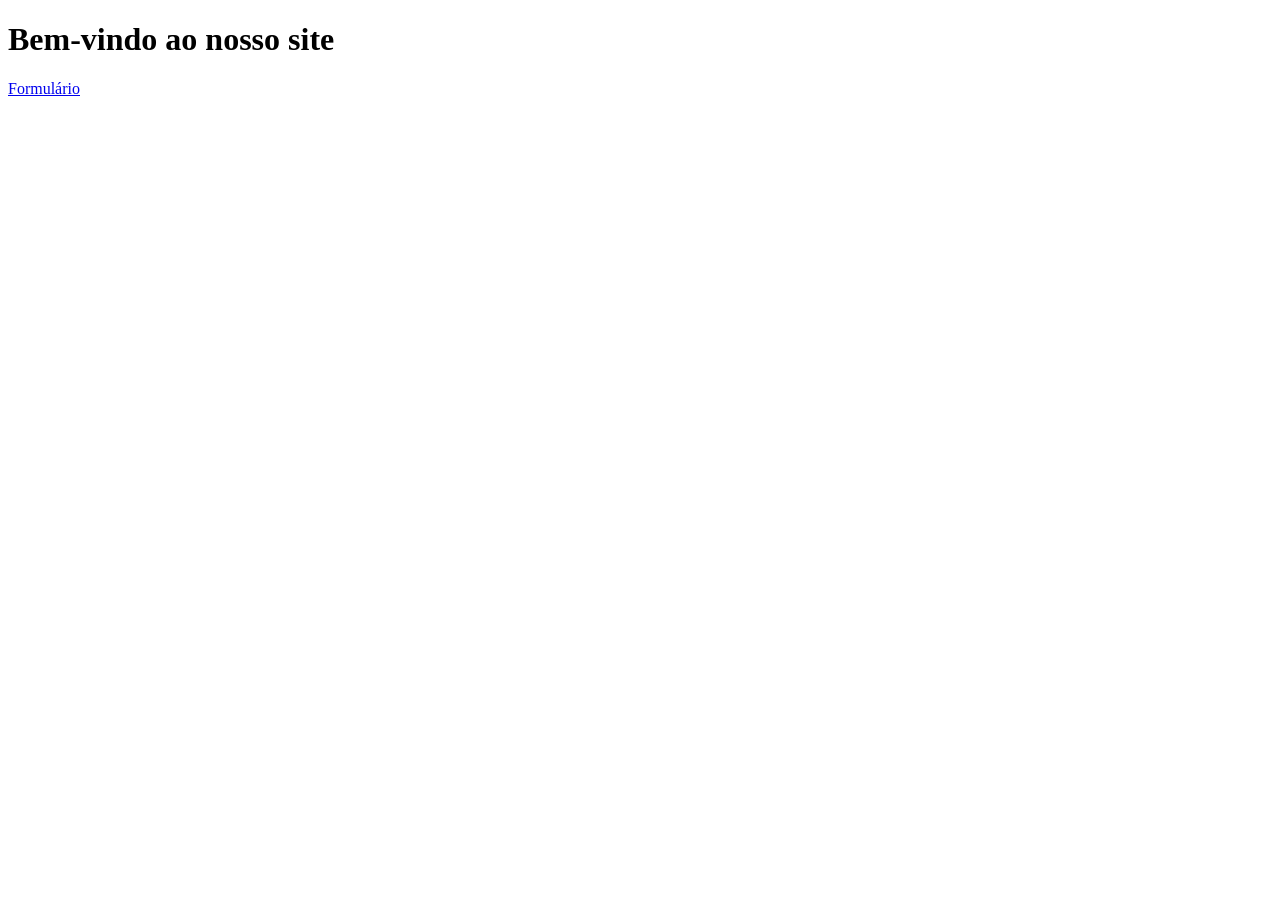
<file: Aula01/index.html>
<!DOCTYPE html>
<html lang="pt-BR">

<head>
    <meta charset="UTF-8">
    <meta name="viewport" content="width=device-width, initial-scale=1.0">
    <title>Document</title>
</head>

<body>
    <h1>Bem-vindo ao nosso site</h1>
    <a href="./form.html">Formulário</a>
    <a href="./form.html"></a>
</body>

</html>
</file>
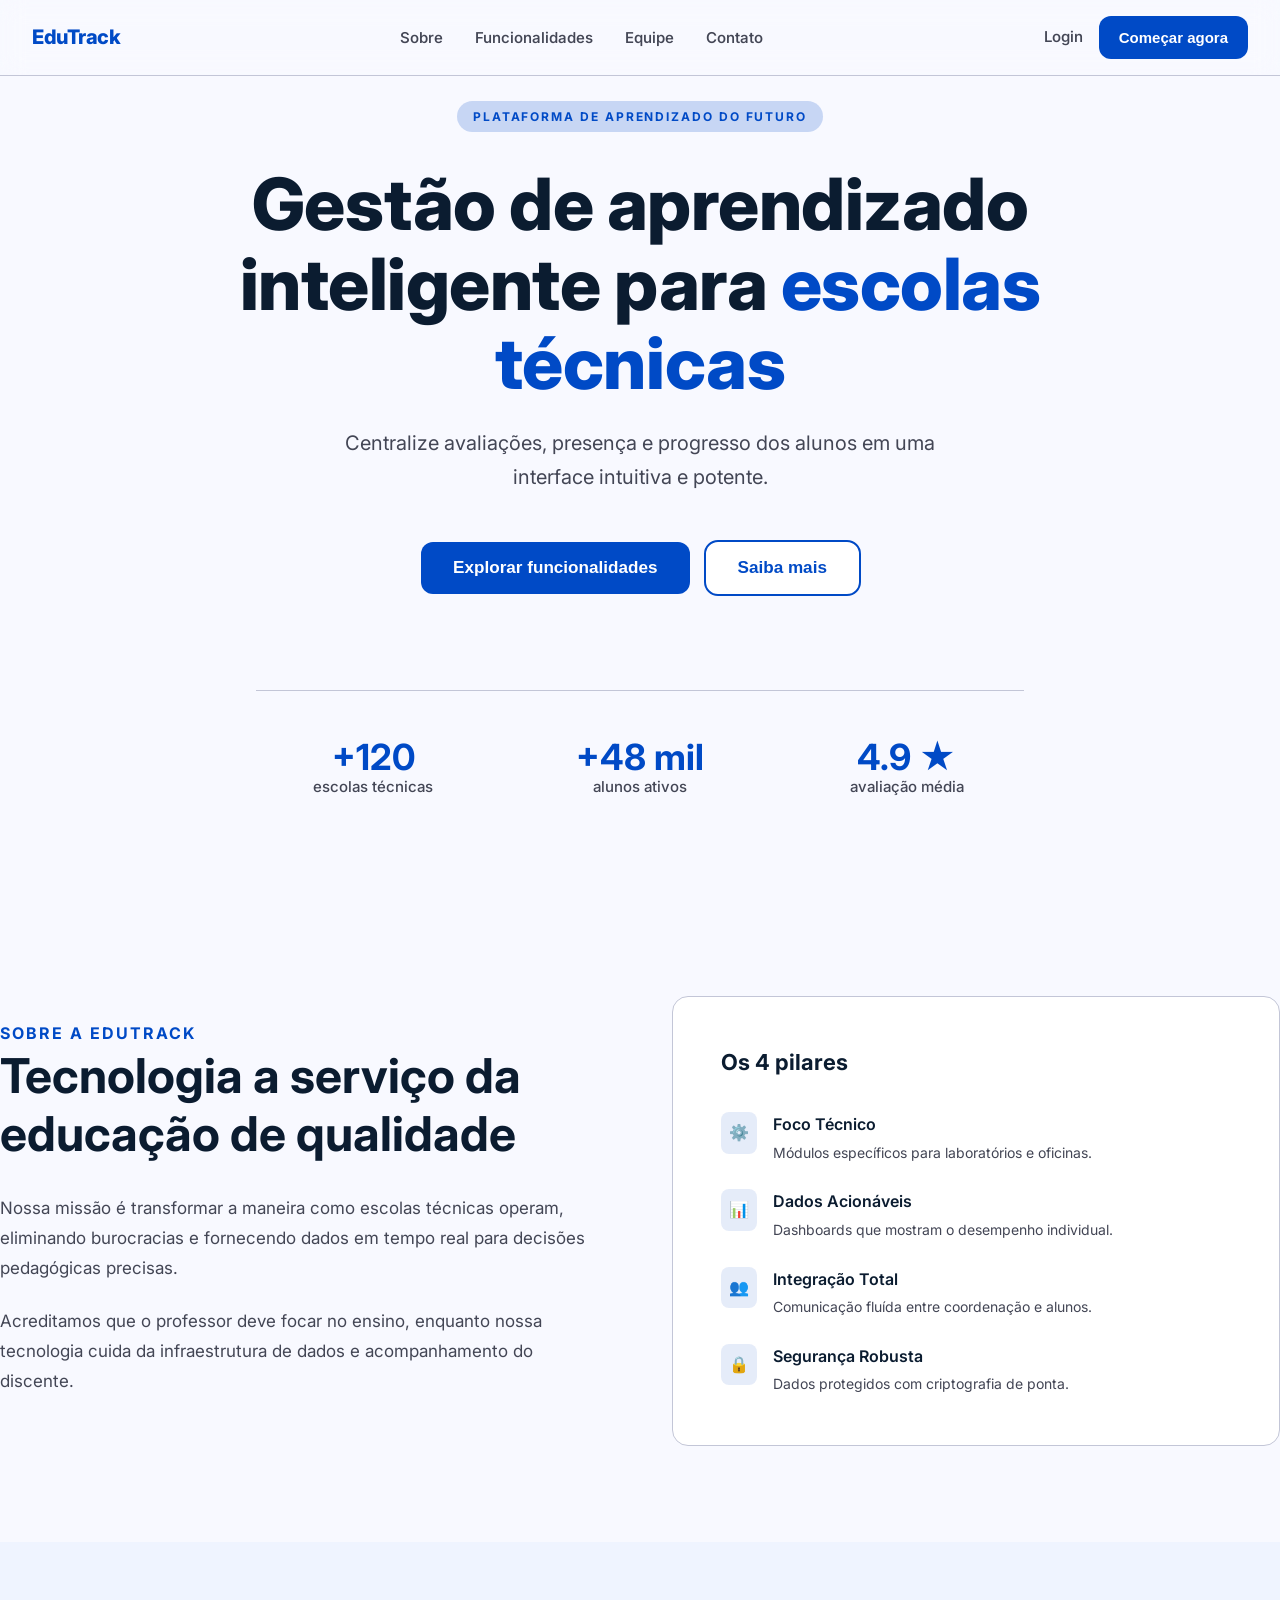
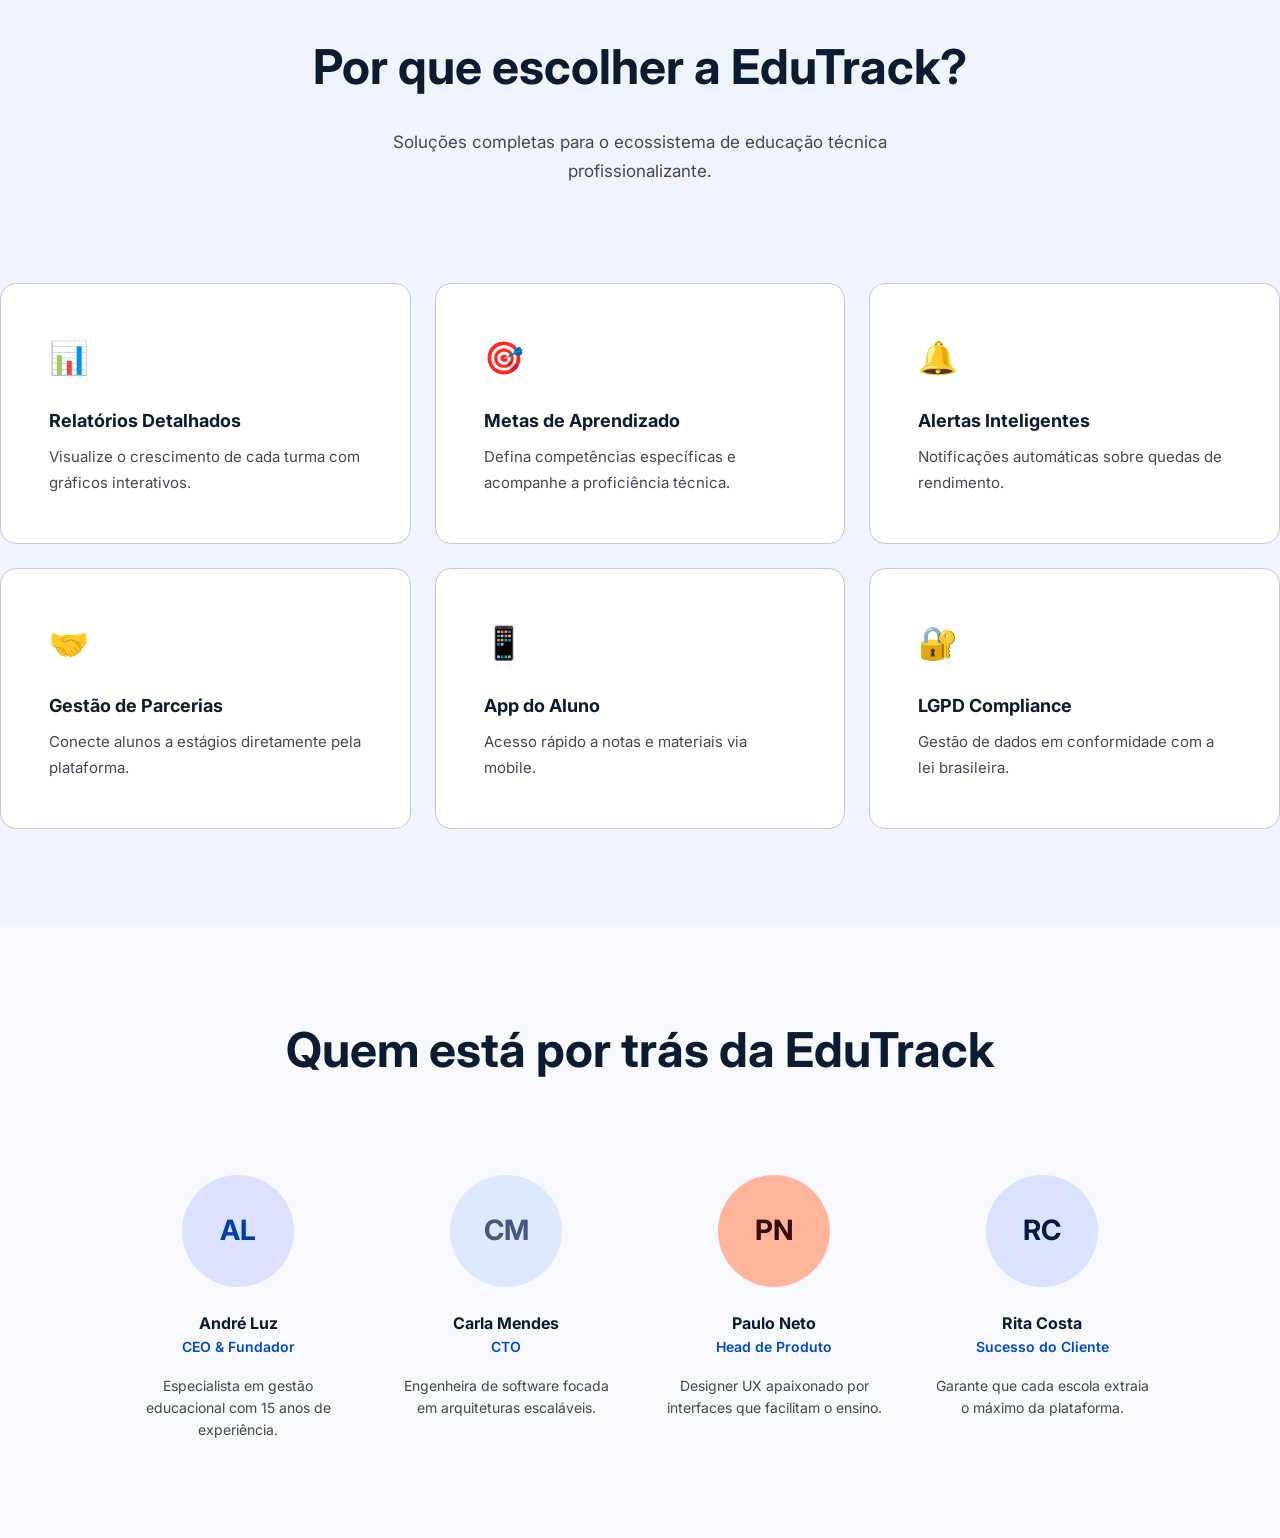
<file: Aula04_landingPage/index.html>
<!DOCTYPE html>
<html lang="pt-BR">

<head>
    <meta charset="UTF-8">
    <meta name="viewport" content="width=device-width, initial-scale=1.0">

    <link rel="preconnect" href="https://fonts.googleapis.com">
    <link rel="preconnect" href="https://fonts.gstatic.com" crossorigin>
    <link
        href="https://fonts.googleapis.com/css2?family=Inter:ital,opsz,wght@0,14..32,100..900;1,14..32,100..900&display=swap"
        rel="stylesheet">

    <link rel="stylesheet" href="style.css">

    <title>Landing Page EduTrack</title>
</head>

<body>

    <header class="navbar">
        <nav class="navbar-inner">

            <a href="#" class="navbar-logo">EduTrack</a>

            <ul class="navbar-links">
                <li><a href="#sobre">Sobre</a></li>
                <li><a href="#funcionalidades">Funcionalidades</a></li>
                <li><a href="#equipe">Equipe</a></li>
                <li><a href="#contato">Contato</a></li>
            </ul>

            <div class="navbar-botoes">
                <a href="#login" class="navbar-login-link">Login</a>
                <button class="navbar-button">Começar agora</button>
            </div>



        </nav>
    </header>

    <main>

        <section class="hero">

            <span class="hero-label">Plataforma de aprendizado do futuro</span>
            <h1 class="hero-titulo">
                Gestão de aprendizado inteligente para <span>escolas técnicas</span>
            </h1>
            <p class="hero-subtitulo">
                Centralize avaliações, presença e progresso dos alunos em uma interface intuitiva e potente.
            </p>

            <div class="hero-botoes">
                <button class="btn-funcionalidades">Explorar funcionalidades</button>
                <button class="btn-saiba-mais">Saiba mais</button>
            </div>

            <div class="hero-estatisticas">
                <!-- Primeiro item -->
                <div class="hero-estatisticas-item">
                    <span class="dados-numeros">+120</span>
                    <span class="dados-descricao">escolas técnicas</span>
                </div>
                <!-- Segundo item -->
                <div class="hero-estatisticas-item">
                    <span class="dados-numeros">+48 mil</span>
                    <span class="dados-descricao">alunos ativos</span>
                </div>
                <!-- Terceiro item -->
                <div class="hero-estatisticas-item">
                    <span class="dados-numeros">4.9 ★</span>
                    <span class="dados-descricao">avaliação média</span>
                </div>
                
            </div>
            
        </section>

        <section class="sobre">
            <div class="container">

                <div class="sobre-texto">
                    <!-- Início Primeira coluna -> Coluna dos textos -->
                    <span>Sobre a edutrack</span>
                    <h2 class="sobre-titulo">
                        Tecnologia a serviço da educação de qualidade
                    </h2>
                    <p class="sobre-paragrafo">
                        Nossa missão é transformar a maneira como escolas técnicas operam, eliminando burocracias e fornecendo dados em tempo real para decisões pedagógicas precisas.
                    </p>

                    <p class="sobre-paragrafo">
                        Acreditamos que o professor deve focar no ensino, enquanto nossa tecnologia cuida da infraestrutura de dados e acompanhamento do discente.
                    </p>
                </div> <!-- Final primeira coluna -->

                <!-- Início segunda coluna -> Coluna dos pilares -->
                 <div class="sobre-pilares">

                    <h3 class="sobre-pilares-titulo">Os 4 pilares</h3>
                    <ul class="pilares-lista">
                        <li class="pilar">
                            <div class="pilar-icone">⚙️</div>
                            <div>
                                <strong class="pilar-titulo">Foco Técnico</strong>
                                <span class="pilar-descricao">Módulos específicos para laboratórios e oficinas.</span>
                            </div>

                        </li>

                        <li class="pilar">
                            <div class="pilar-icone">📊</div>
                            <div>
                                <strong class="pilar-titulo">Dados Acionáveis</strong>
                                <span class="pilar-descricao">Dashboards que mostram o desempenho individual.</span>
                            </div>

                        </li>

                        <li class="pilar">
                            <div class="pilar-icone">👥</div>
                            <div>
                                <strong class="pilar-titulo">Integração Total</strong>
                                <span class="pilar-descricao">Comunicação fluída entre coordenação e alunos.</span>
                            </div>

                        </li>

                        <li class="pilar">
                            <div class="pilar-icone">🔒</div>
                            <div>
                                <strong class="pilar-titulo">Segurança Robusta</strong>
                                <span class="pilar-descricao">Dados protegidos com criptografia de ponta.</span>
                            </div>

                        </li>

                    </ul>

                 </div>
            </div>
        </section>

        <section class="solucoes">

            <div class="container">

                <header class="solucoes-header">
                    <h2>Por que escolher a EduTrack?</h2>
                    <p class="solucoes-descricao">Soluções completas para o ecossistema de educação técnica
                        profissionalizante.</p>
                </header>

                <div class="cards-grid">

                    <div class="card">
                        <div class="card-icone">📊</div>
                        <div class="card-titulo">Relatórios Detalhados</div>
                        <p class="card-descricao">Visualize o crescimento de cada turma com gráficos interativos.</p>
                    </div>

                    <div class="card">
                        <div class="card-icone">🎯</div>
                        <div class="card-titulo">Metas de Aprendizado</div>
                        <p class="card-descricao">Defina competências específicas e acompanhe a proficiência técnica.
                        </p>
                    </div>

                    <div class="card">
                        <div class="card-icone">🔔</div>
                        <div class="card-titulo">Alertas Inteligentes</div>
                        <p class="card-descricao">Notificações automáticas sobre quedas de rendimento.</p>
                    </div>

                    <div class="card">
                        <div class="card-icone">🤝</div>
                        <div class="card-titulo">Gestão de Parcerias</div>
                        <p class="card-descricao">Conecte alunos a estágios diretamente pela plataforma.</p>
                    </div>

                    <div class="card">
                        <div class="card-icone">📱</div>
                        <div class="card-titulo">App do Aluno</div>
                        <p class="card-descricao">Acesso rápido a notas e materiais via mobile.</p>
                    </div>

                    <div class="card">
                        <div class="card-icone">🔐</div>
                        <div class="card-titulo">LGPD Compliance</div>
                        <p class="card-descricao">Gestão de dados em conformidade com a lei brasileira.</p>
                    </div>

                </div>


            </div>

        </section>

        <!-- SECTION EQUIPE -->

        <section class="equipe">

            <div class="container-equipe">
                <h2>Quem está por trás da EduTrack</h2>

                <div class="dados-equipe">
                    
                    <div class="membro-equipe">

                        <div class="avatar" style="background-color: #dbe1ff; color: #003ea8;">AL</div>
                        <h4>André Luz</h4>
                        <span class="membro-cargo">CEO & Fundador</span>
                        <p class="membro-descricao">
                            Especialista em gestão educacional com 15 anos de experiência.
                        </p>

                    </div>

                    <div class="membro-equipe">

                        <div class="avatar" style="background-color: #dce9ff; color: #465780;">CM</div>
                        <h4>Carla Mendes</h4>
                        <span class="membro-cargo">CTO</span>
                        <p class="membro-descricao">
                            Engenheira de software focada em arquiteturas escaláveis.
                        </p>

                    </div>

                    <div class="membro-equipe">

                        <div class="avatar" style="background-color: #ffb59c; color: #380c00;">PN</div>
                        <h4>Paulo Neto</h4>
                        <span class="membro-cargo">Head de Produto</span>
                        <p class="membro-descricao">
                            Designer UX apaixonado por interfaces que facilitam o ensino.
                        </p>

                    </div>

                    <div class="membro-equipe">

                        <div class="avatar" style="background-color: #d9e2ff; color: #051a40;">RC</div>
                        <h4>Rita Costa</h4>
                        <span class="membro-cargo">Sucesso do Cliente</span>
                        <p class="membro-descricao">
                            Garante que cada escola extraia o máximo da plataforma.
                        </p>

                    </div>




                </div>

            </div>

        </section>

    </main>


</body>

</html>
</file>
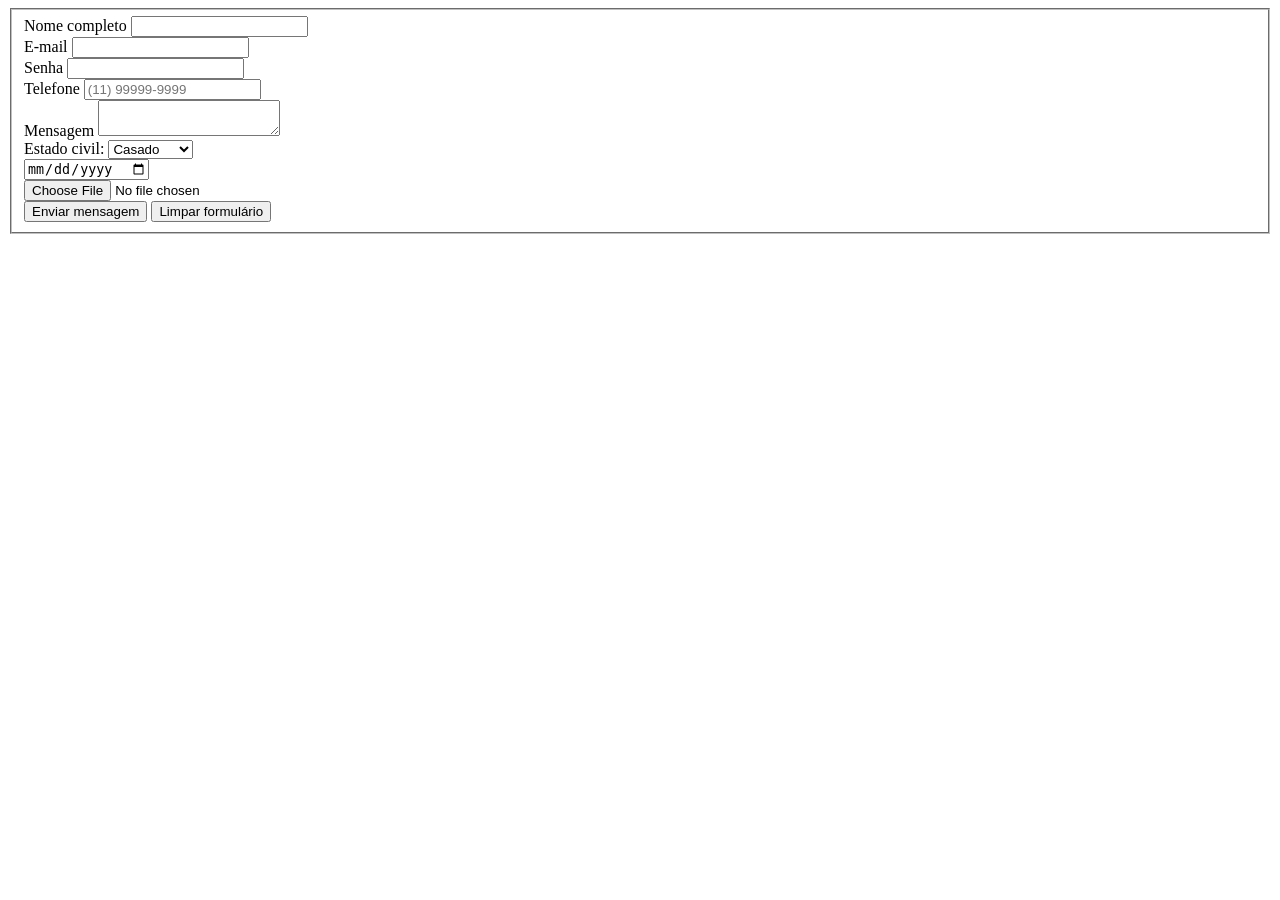
<file: Aula01/form.html>
<!DOCTYPE html>
<html lang="pt-BR">

<head>
    <meta charset="UTF-8">
    <meta name="viewport" content="width=device-width, initial-scale=1.0">
    <title>Document</title>
</head>

<body>

    <form action="/cadastro">
        <fieldset>

            <div>
                <label for="nomeCompleto">Nome completo</label>
            <input required type="text" name="nomeCompleto" id="nomeCompleto">
            <!-- Padrão de nomenclatura: nomeCompleto -> camelCase -->
            </div>

            <div>
                <label for="email">E-mail</label>
            <input required type="email" name="email" id="email">

            </div>

            <div>
                <label for="senha">Senha</label>
            <input required type="password" name="senha" id="senha">

            </div>

            <div>
                <label for="telefone">Telefone</label>
                <input required type="tel" maxlength="11" name="telefone" id="telefone" placeholder="(11) 99999-9999">
            </div>

            <div>
                <label for="mensagem">Mensagem</label>
                <textarea name="mensagem" id="mensagem"></textarea>
            </div>

            <div>
                <label for="estadoCivil">Estado civil:</label>
                <select name="estadoCivil" id="estadoCivil">
                    <option value="casado">Casado</option>
                    <option value="solteiro">Solteiro</option>
                    <option value="viuvo">Viúvo</option>
                    <option value="divorciado">Divorciado</option>
                </select>
            </div>

            <div>
                <label for="dataNascimento"></label>
                <input type="date" name="dataNascimento" id="dataNascimento">
            </div>

            <div>
                <input type="file" name="arquivo" id="arquivo">
            </div>

            <button type="submit">Enviar mensagem</button>
            <button type="reset">Limpar formulário</button>

        </fieldset>
    </form>

</body>

</html>
</file>
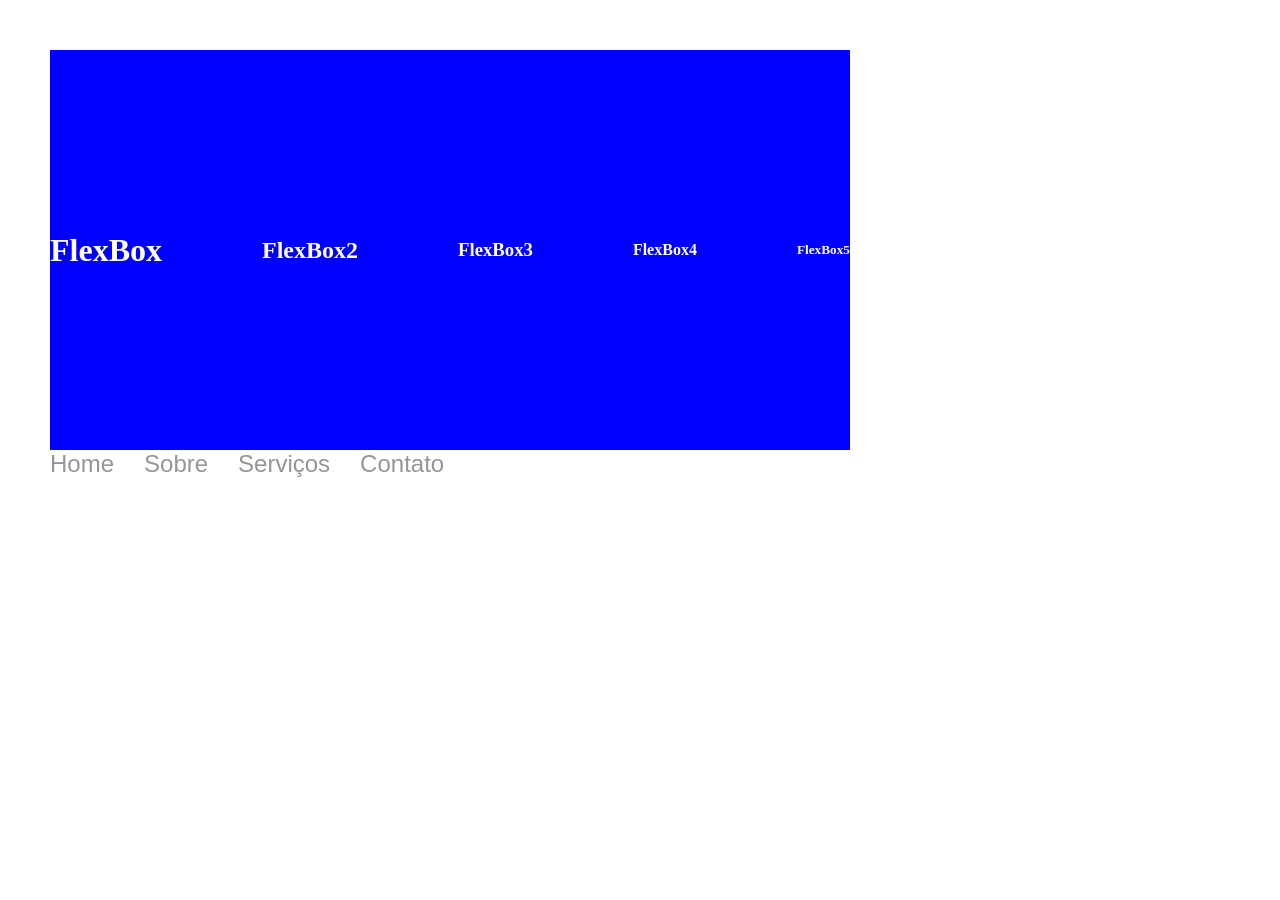
<file: Aula03/flexbox.html>
<!DOCTYPE html>
<html lang="pt-BR">

<head>
    <meta charset="UTF-8">
    <meta name="viewport" content="width=device-width, initial-scale=1.0">
    <title>Document</title>

    <style>
        *{
            margin: 0;
            padding: 0;
            box-sizing: border-box;
        }

        body {
            padding: 50px 50px;
        }

        /* -> class: . +nome da classe*/
        .box1 {
            display: flex;
            flex-direction: row;
            justify-content: space-between;
            align-items: center;
            background-color: blue;
            width: 800px;
            height:400px
        }

        #titulo-principal {
            color: #FFFFFF;
        }

        ul {
            display: flex;
            gap: 30px;

        }

        ul li {
            list-style: none;
            font-size: 1.5rem;
        }

        a {
            color: #969696;
            font-family: 'Segoe UI', Tahoma, Geneva, Verdana, sans-serif;
            text-decoration: none;
        }

        /* :hover -> Seletor para quando o mouse estiver sobre o elemento */
        a:hover {
            color: brown;
            text-decoration: underline;
            font-weight: 700;
        }

    </style>

</head>

<body>

    <div class="box1">

        <h1 id="titulo-principal">FlexBox</h1>
        <h2 id="titulo-principal">FlexBox2</h2>
        <h3 id="titulo-principal">FlexBox3</h3>
        <h4 id="titulo-principal">FlexBox4</h4>
        <h5 id="titulo-principal">FlexBox5</h5>

    </div>

    <nav>
        <ul>
            <li><a href="#">Home</a></li>
            <li><a href="#">Sobre</a></li>
            <li><a href="#">Serviços</a></li>
            <li><a href="#">Contato</a></li>
        </ul>
    </nav>
    
</body>

</html>
</file>
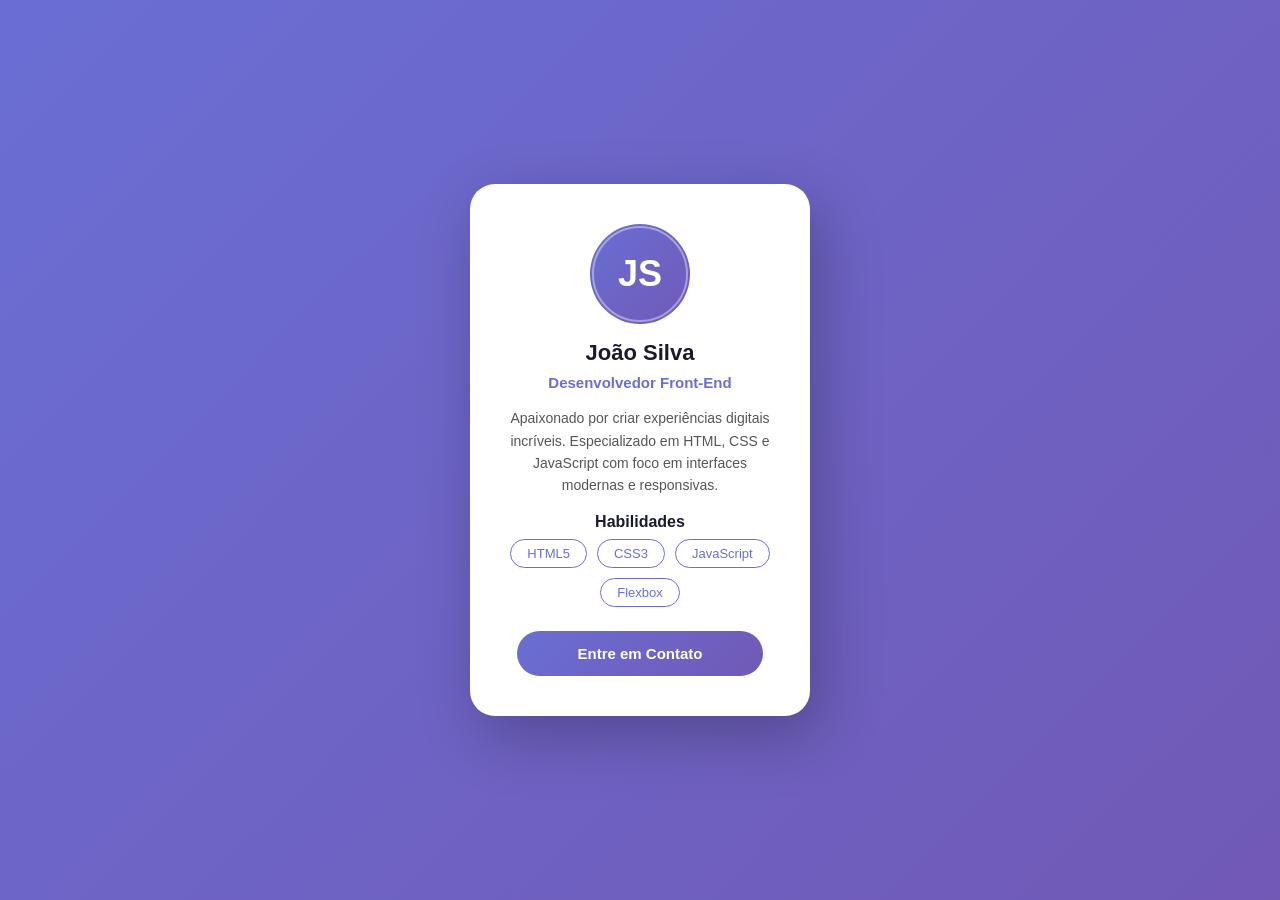
<file: Aula03/ExercicioAula03/recriarCard.html>
<!DOCTYPE html>
<html lang="pt-BR">

<head>
    <meta charset="UTF-8">
    <meta name="viewport" content="width=device-width, initial-scale=1.0">
    <title>ExercicioAula03</title>

    <style>
        * {
            margin: 0;
            padding: 0;
            box-sizing: border-box;
        }

        body {
            display: flex;
            justify-content: center;
            align-items: center;
            background: linear-gradient(135deg, #6A6ED4 0%, #7159B6 100%);
            font-family: 'Segoe UI', Tahoma, Geneva, Verdana, sans-serif;
            height: 100vh;
        }

        .cardMain {
            display: flex;
            flex-direction: column;
            align-items: center;
            background-color: #FFFFFF;
            border-radius: 25px;
            box-shadow: 10px 20px 60px rgba(0, 0, 0, 0.25);
            width: 340px;
            padding: 40px 30px;
            gap: 16px;
        }

        /* Avatar */
        .elipse {
            display: flex;
            justify-content: center;
            align-items: center;
            background: linear-gradient(135deg, #6A6ED4 0%, #7159B6 100%);
            border-radius: 50px;
            outline: 2px solid rgba(255, 255, 255, 0.4);
            outline-offset: -4px;
            width: 100px;
            height: 100px;
            color: #FFFFFF;
            font-size: 36px;
            font-weight: bold;
        }

        /* Nome */
        .nome {
            font-size: 22px;
            font-weight: 700;
            color: #1A1A2E;
            margin-bottom: -8px;
        }

        /* Cargo */
        .cargo {
            color: #6A6ED4;
            font-weight: 600;
            font-size: 15px;
        }

        /* Bio */
        .bio {
            text-align: center;
            color: #555;
            font-size: 14px;
            line-height: 1.6;
            max-width: 260px;
        }

        /* Seção de habilidades */
        .habilidades-titulo {
            font-size: 16px;
            font-weight: 600;
            color: #1A1A2E;
            margin-bottom: -8px;
        }

        .habilidades-lista {
            display: flex;
            flex-wrap: wrap;
            justify-content: center;
            gap: 10px;
            list-style: none;
        }

        .habilidades-lista li a {
            display: block;
            text-decoration: none;
            color: #6A6ED4;
            border: 1.5px solid #6A6ED4;
            border-radius: 20px;
            padding: 6px 16px;
            font-size: 13px;
            transition: background 0.2s, color 0.2s;
        }

        .habilidades-lista li a:hover {
            background-color: #6A6ED4;
            color: #FFFFFF;
        }

        /* Botão */
        .btn-contato {
            display: block;
            background: linear-gradient(135deg, #6A6ED4 0%, #7159B6 100%);
            color: #FFFFFF;
            text-decoration: none;
            border-radius: 30px;
            padding: 14px 60px;
            font-size: 15px;
            font-weight: 600;
            margin-top: 8px;
            transition: opacity 0.2s;
        }

        .btn-contato:hover {
            opacity: 0.85;
        }

    </style>
</head>


<body>

    <div class="cardMain">
        <div class="elipse">JS</div>
        <h2 class="nome">João Silva</h2>
        <p class="cargo">Desenvolvedor Front-End</p>
        <p class="bio">Apaixonado por criar experiências digitais incríveis. Especializado em HTML, CSS e JavaScript com foco em interfaces modernas e responsivas.</p>
        <h3 class="habilidades-titulo">Habilidades</h3>
        <ul class="habilidades-lista">
            <li><a href="#">HTML5</a></li>
            <li><a href="#">CSS3</a></li>
            <li><a href="#">JavaScript</a></li>
            <li><a href="#">Flexbox</a></li>
        </ul>

        <a href="#" class="btn-contato">Entre em Contato</a>
    </div>

</body>

</html>
</file>
<file: Aula04_landingPage/style.css>
/* CSS Reset */

* {
    margin: 0;
    padding: 0;
    box-sizing: border-box;
}

/* Declaração das variáveis CSS (Custom orperties) */

:root {
    /* Cores da Landing Page */

    --cor-primaria: #004AC6;
    --cor-primaria-hover: #003EA8;
    --cor-fundo: #F8F9FF;
    --cor-branca: #FFFFFF;
    --cor-fundo-secundario: #EFF4FF;
    --cor-texto: #0B1C30;
    --cor-texto-suave: #434655;
    --cor-borda: #C3C6D7;

    /* Tipografia */
    --fonte-principal: 'Inter';

    /* Espaçamentos - Medida: rem -> Melhor acessibilidade: respeita configuração do usuário */

    --espaco-xs: 0.5rem;    /* 8px */
    --espaco-sm: 1rem;      /* 16px */
    --espaco-md: 1.5rem;    /* 24px */
    --espaco-lg: 2rem;      /* 32px */
    --espaco-xl: 3rem;      /* 48px */
    --espaco-xxl: 6rem;     /* 96px */

    /* Bordas arredondadas */

    --raio-sm: 0.5rem;
    --raio-md: 0.75rem;
    --raio-lg: 1rem;

}

body {
    font-family: var(--fonte-principal);
    background-color: var(--cor-fundo);
    color: var(--cor-texto);
    line-height: 1.6;
}

h2 {
    font-size: clamp(1.75rem, 3rem, 3rem);
    font-weight: 700;
    line-height: 1.2;
    color: var(--cor-texto);
    margin-bottom: var(--espaco-lg);
}

.navbar {
    /*Fixa o elemento na tela*/
    position: fixed;
    top: 0;
    left: 0;
    width: 100%;
    z-index: 99999; /* Posicionamento dos itens em camada FRENTE - SOBREPOSTO */
    backdrop-filter: blur(12px); /* Efeito de vidro opaco */
    border-bottom: 1px solid var(--cor-borda);
}

.navbar-inner {
    display: flex;
    justify-content: space-between;
    align-items: center;
    max-width: 1280px;
    margin: 0 auto; /* Centraliza o elemento horizontalmente */
    padding: var(--espaco-sm) var(--espaco-lg);
}

.navbar-logo {
    font-size: 1.25rem;
    font-weight: 800;
    color: var(--cor-primaria);
    text-decoration: none;
    letter-spacing: -0.03rem;
}

.navbar-links {
    display: flex;
    list-style: none;
    gap: var(--espaco-lg);
}

.navbar-links a {
    text-decoration: none;
    color: var(--cor-texto-suave);
    font-size: 0.9375rem;
    font-weight: 550;
}

/* Comportamento quando o mouse passa por cima */
.navbar-links a:hover {
    color: var(--cor-primaria);
}

.navbar-botoes {
    display: flex;
    align-items: center;
    gap: var(--espaco-sm);
}

.navbar-button {
    background-color: var(--cor-primaria);
    border: none;
    color: var(--cor-branca);
    font-size: 0.9375rem;
    font-weight: 700;
    padding: 0.8rem 1.25rem;
    border-radius: var(--raio-md);
    cursor: pointer; /* Mãozinha aparecendo no botão */
    transition: all 0.15s ease;

}

/* Dentro do hover só adicionamos o que será alterado */
.navbar-button:hover {
    background-color: var(--cor-primaria-hover);
    transform: scale(1.05);
}

.navbar-login-link {
    text-decoration: none;
    color: var(--cor-texto-suave);
    font-weight: 550;
    font-size: 0.9375rem;
}

.navbar-login-link:hover {
    color: var(--cor-primaria-hover);
}

.hero {
    /* vh = viewport height. 100vh = altura total da janela */
    min-height: 100vh;
    display: flex;
    flex-direction: column;
    align-items: center;
    justify-content: center;
    padding: var(--espaco-lg) var(--espaco-xxl);

}

.hero-label {
    display: inline-block;
    /* background-color: #0049c638; */
    background-color: color-mix(in srgb, var(--cor-primaria) 20%, transparent);
    text-transform: uppercase;
    color: var(--cor-primaria);
    font-size: 0.75rem;
    font-weight: 700;
    letter-spacing: 0.12rem;
    padding: 0.375rem 1rem;
    border-radius: var(--raio-lg);
    margin-bottom: var(--espaco-lg);
}

.hero-titulo {
    /* clamp(mínimo, ideal, máximo) significa:
    - Nunca menor que "mínimo" - em telas pequenas
    - Tamanho ideal
    - Nunca maior que "máximo" - em telas grandes
    */
    font-size: clamp(2.5rem, 5.7rem, 4.5rem);
    font-weight: 800;
    line-height: 1.1;
    letter-spacing: -0.03rem;
    color: var(--cor-texto);
    max-width: 56rem;
    text-align: center;
    margin-bottom: var(--espaco-md);
}

.hero-titulo span {
    color: var(--cor-primaria);
}

.hero-subtitulo {
    font-size: clamp(1rem, 1.875rem, 1.25rem);
    color: var(--cor-texto-suave);
    max-width: 42rem;
    line-height: 1.7;
    margin-bottom: var(--espaco-xl);
    text-align: center;
}

.hero-botoes {
    display: flex;
    gap: var(--espaco-sm);
    margin-bottom: var(--espaco-xxl);
}

.btn-funcionalidades {
    background-color: var(--cor-primaria);
    border: none;
    color: var(--cor-branca);
    font-size: 1.07rem;
    font-weight: 700;
    padding: 1rem 2rem;
    border-radius: var(--raio-md);
    cursor: pointer; /* Mãozinha aparecendo no botão */
    transition: all 0.15s ease;
}

.btn-funcionalidades:hover {
    background-color: var(--cor-primaria-hover);
    transform: scale(1.02);
}

.btn-saiba-mais {
    background-color: var(--cor-branca);
    border: none;
    outline: 2px solid var(--cor-primaria);
    color: var(--cor-primaria);
    font-size: 1.07rem;
    font-weight: 700;
    padding: 1rem 2rem;
    border-radius: var(--raio-md);
    cursor: pointer; /* Mãozinha aparecendo no botão */
    transition: all 0.15s ease;
}

.btn-saiba-mais:hover {
    background-color: var(--cor-fundo-secundario);
}

.hero-estatisticas {
    display: grid;
    grid-template-columns: repeat(3, 1fr);
    gap: var(--espaco-lg);
    width: 100%;
    max-width: 48rem;
    padding-top: var(--espaco-xl);
    border-top: 1px solid var(--cor-borda);
}

.hero-estatisticas-item {
    display: flex;
    flex-direction: column;
    align-items: center;
    gap: var (var(--espaco-xl));
}

.dados-numeros {
    font-size: 2.25rem;
    color: var(--cor-primaria);
    font-weight: 700;
    line-height: 1;
}
.dados-descricao {
    font-size: 0.9375rem;
    color: var(--cor-texto-suave);
    font-weight: 500;
}


.sobre {
    padding: var(--espaco-xxl) 0;
}

.sobre .container {
    display: grid;
    grid-template-columns: 1fr 1fr;
    /* 1fr 1fr -> Duas colunas de tamanhos iguais */
    gap: 4rem;
    align-items: center;
    max-width: 1280px;
    margin: 0 auto;
}

.sobre-texto span {
    text-transform: uppercase;
    color: var(--cor-primaria);
    font-weight: 700;
    letter-spacing: 2px;
    margin-bottom: var(--espaco-sm);
}

.sobre-titulo {
    font-size: clamp(1.75rem, 3rem, 3rem);
    font-weight: 700;
    line-height: 1.2;
    color: var(--cor-texto);
    margin-bottom: var(--espaco-lg);
}

.sobre-paragrafo {
    font-size: 1.0625rem;
    color: var(--cor-texto-suave);
    line-height: 1.75;
    margin-bottom: var(--espaco-md);
}

.sobre-pilares {
    background-color: var(--cor-branca);
    border: 1px solid var(--cor-borda);
    border-radius: var(--raio-lg);
    padding: var(--espaco-xl);
}

.sobre-pilares-titulo {
    font-size: 1.375rem;
    font-weight: 700;
    color: var(--cor-texto);
    margin-bottom: var(--espaco-lg);
}

.pilares-lista {
    list-style: none;
    display: flex;
    flex-direction: column;
    gap: var(--espaco-md);
}

.pilar {
    display: flex;
    align-items: start;
    gap: var(--espaco-sm);
}

.pilar-icone {
    background-color: color-mix(in srgb, var(--cor-primaria) 10%, transparent);
    padding: var(--espaco-xs);
    border-radius: var(--raio-sm);
}

.pilar-titulo {
    display: block;
    font-weight: 600;
    color: var(--cor-texto);
    margin-bottom: 2px;
}

.pilar-descricao {
    font-size: 0.875rem;
    color: var(--cor-texto-suave);
    line-height: 1.5;
}

/* SOLUÇÕES ===================================== */

.solucoes {
    background-color: var(--cor-fundo-secundario);
    padding: var(--espaco-xxl) 0;
}

.solucoes .container {
    max-width: 1280px;
    margin: 0 auto;
}

.solucoes-header {
    text-align: center;
    margin-bottom: var(--espaco-xxl);

}

.solucoes-descricao {
    text-align: center;
    font-size: 1.0625rem;
    color: var(--cor-texto-suave);
    line-height: 1.75;
    margin: 0 auto;
    max-width: 38rem;
}

.cards-grid {
    display: grid;
    /*auto-fill: o grid cria quantas colunas couberem */
    /*minmax(300px, 1fr): cada coluna tem no mínimo 400px e no máximo 1fr(distribui no espaço restante) */
    grid-template-columns: repeat(auto-fill, minmax(400px, 1fr));
    gap: var(--espaco-md);
}

.card {
    background-color: var(--cor-branca);
    border: 1px solid var(--cor-borda);
    border-radius: var(--raio-lg);
    padding: var(--espaco-xl);
    transition: transform 0.2s ease;

}

.card:hover {
    transform: translateY(-6px);
    box-shadow: 0 12px 40px #00000020;
}

.card-icone {
    font-size: 2rem;
    font-weight: 700;
    margin-bottom: var(--espaco-md);
}

.card-titulo {
    font-size: 1.125rem;
    font-weight: 700;
    color: var(--cor-texto);
    margin-bottom: var(--espaco-xs);
}

.card-descricao {
    font-size: 0.9375rem;
    color: var(--cor-texto-suave);
    line-height: 1.7;
}

/* EQUIPE ===================================== */

.equipe {
    padding: var(--espaco-xxl) 0;
}

.container-equipe {
    max-width: 1280px;
    width: 100%;
    margin: 0 auto;
    text-align: center;
}

.dados-equipe {
    display: flex;
    flex-wrap: wrap;
    justify-content: center;
    gap: var(--espaco-xl);
    margin-top: var(--espaco-xxl);
}

.membro-equipe {
    width: 100%;
    max-width: 220px;
    display: flex;
    flex-direction: column;
    align-items: center;
    justify-content: space;

}

.avatar {
    width: 112px;
    height: 112px;
    display: flex;
    justify-content: center;
    align-items: center;
    font-size: 1.75rem;
    font-weight: 700;
    border-radius: 50%;
    margin-bottom: var(--espaco-md);
    transition: ease 0.3s;
}

.avatar:hover {
    transform: scale(1.2);
    transition: ease 0.3s;
}

.membro-cargo {
    font-size: 0.875rem;
    font-weight: 600;
    color: var(--cor-primaria);
    margin-bottom: var(--espaco-sm);
}

.membro-descricao {
    font-size: 0.875rem;
    color: var(--cor-texto-suave);
}
</file>
